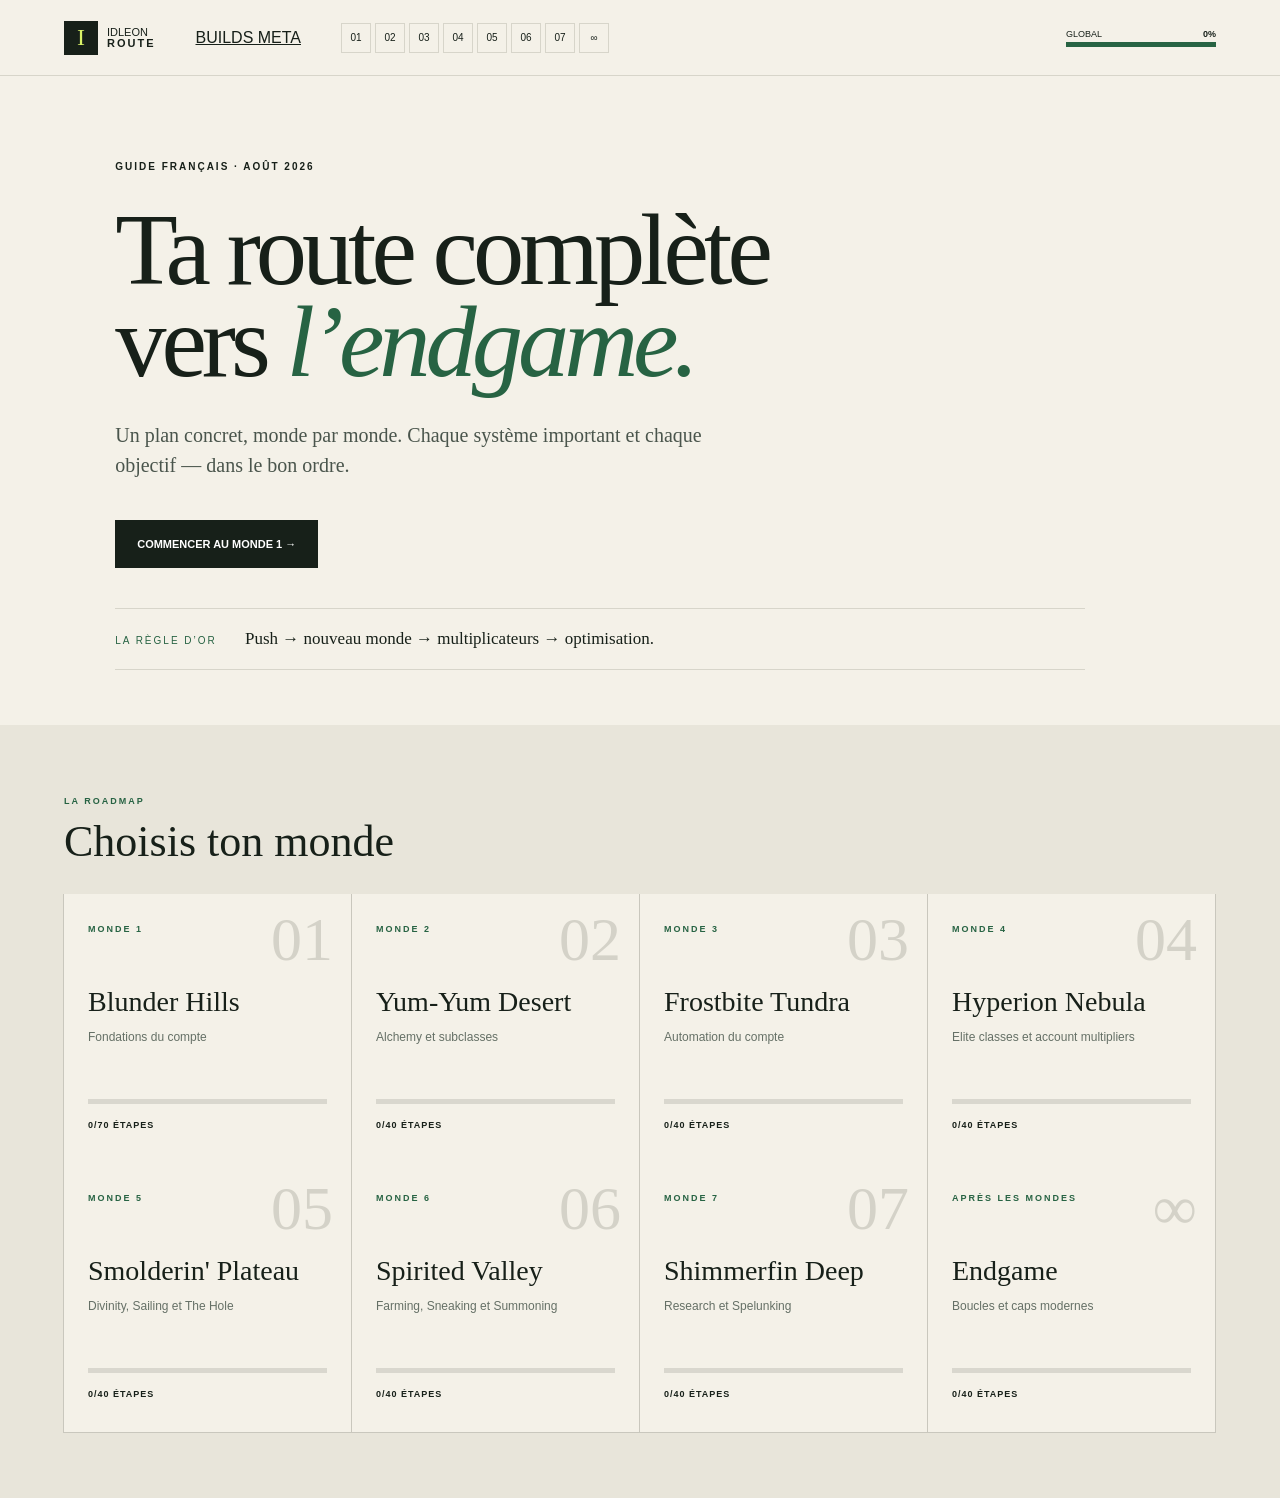
<file: index.html>
<!doctype html><html lang="fr"><head><meta charset="UTF-8"><meta name="viewport" content="width=device-width,initial-scale=1"><meta name="referrer" content="no-referrer"><meta http-equiv="Content-Security-Policy" content="default-src 'self'; img-src 'self'; style-src 'self'; script-src 'self'; connect-src 'none'; frame-src 'none'; object-src 'none'; base-uri 'none'; form-action 'none'"><title>IdleOn Route — Guide français W1 à Endgame</title><meta name="description" content="350 étapes détaillées du Monde 1 à l’Endgame, avec builds méta et progression sauvegardée localement."><meta property="og:title" content="IdleOn Route — Du Monde 1 à l’Endgame"><meta property="og:description" content="350 étapes détaillées, 8 parcours monde par monde, des builds méta et une progression sauvegardée."><meta property="og:image" content="og.png?v=350"><meta name="twitter:card" content="summary_large_image"><meta name="twitter:title" content="IdleOn Route — Du Monde 1 à l’Endgame"><meta name="twitter:description" content="350 étapes détaillées, 8 parcours monde par monde, des builds méta et une progression sauvegardée."><meta name="twitter:image" content="og.png?v=350"><link rel="icon" href="favicon.svg"><link rel="stylesheet" href="style.css"></head><body><div id="app"></div><noscript>Active JavaScript pour utiliser le guide et ses cases à cocher.</noscript><script src="app.js" defer></script></body></html>
</file>
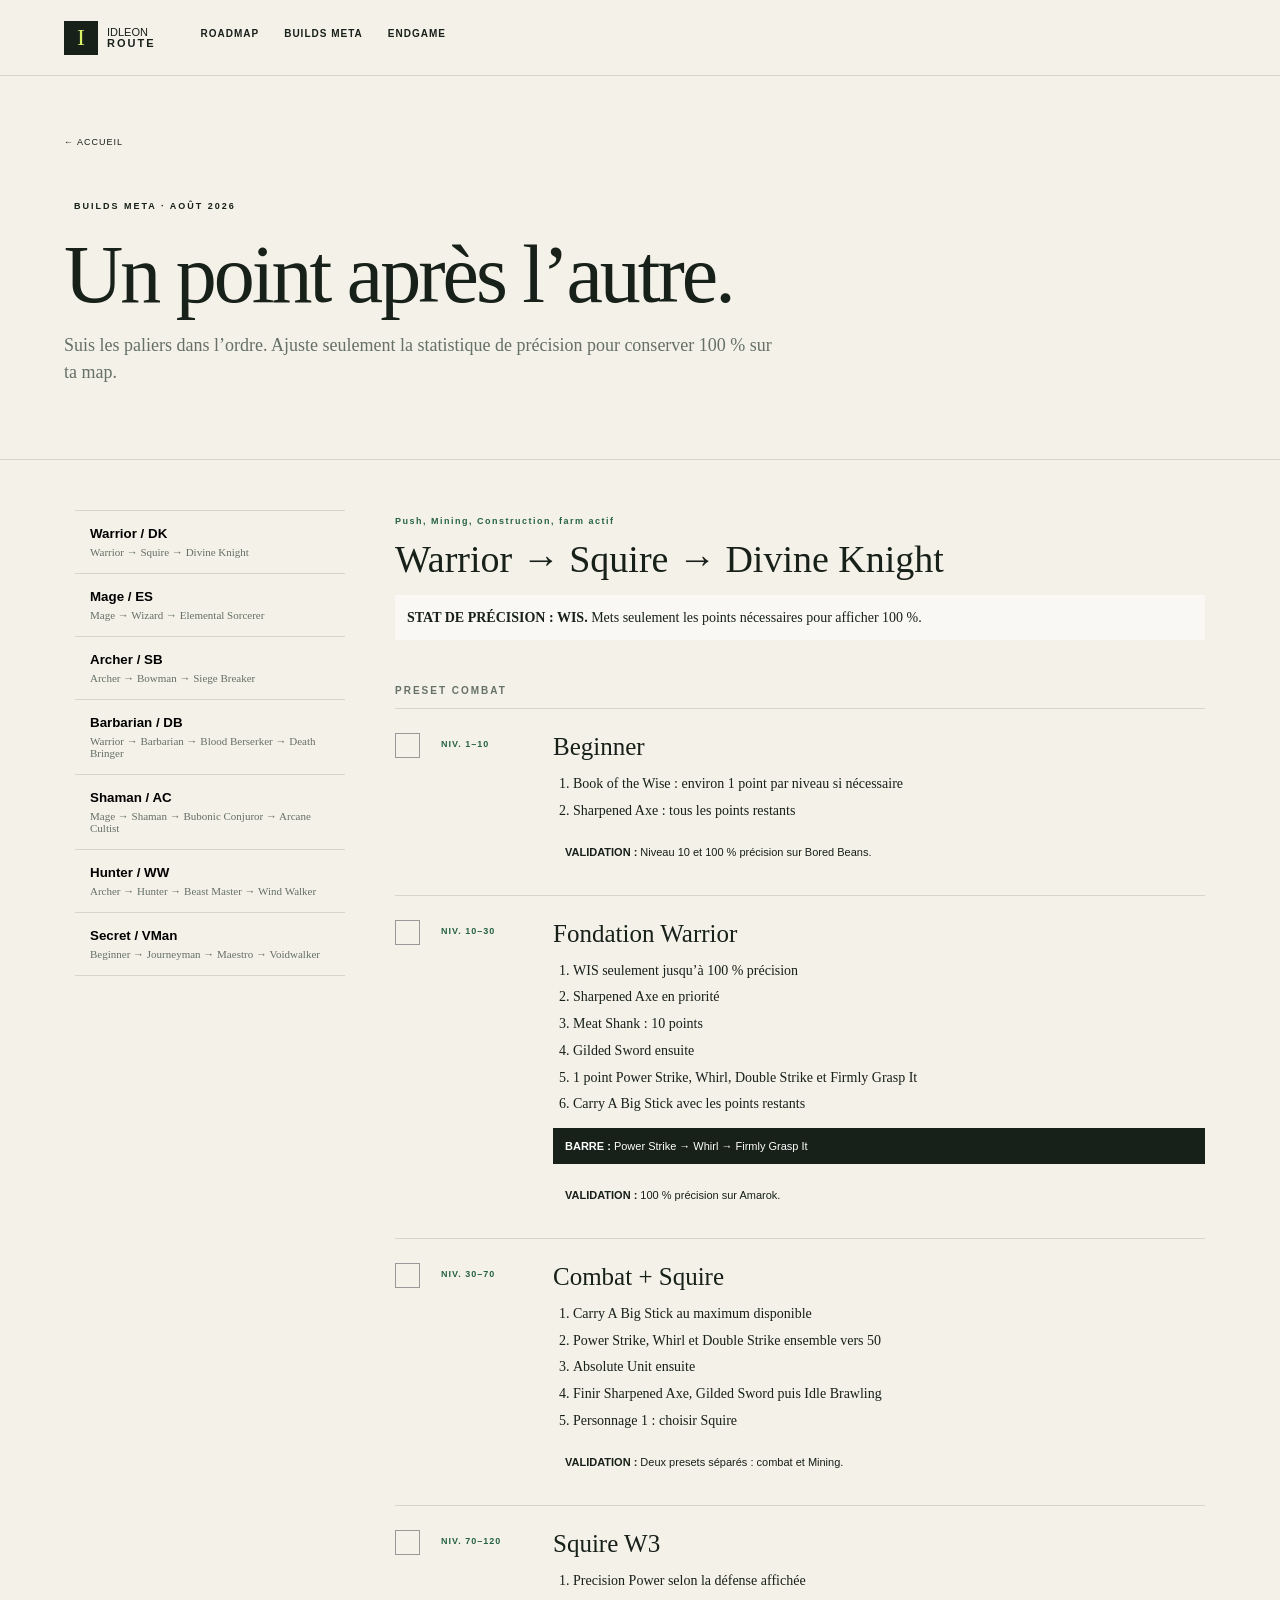
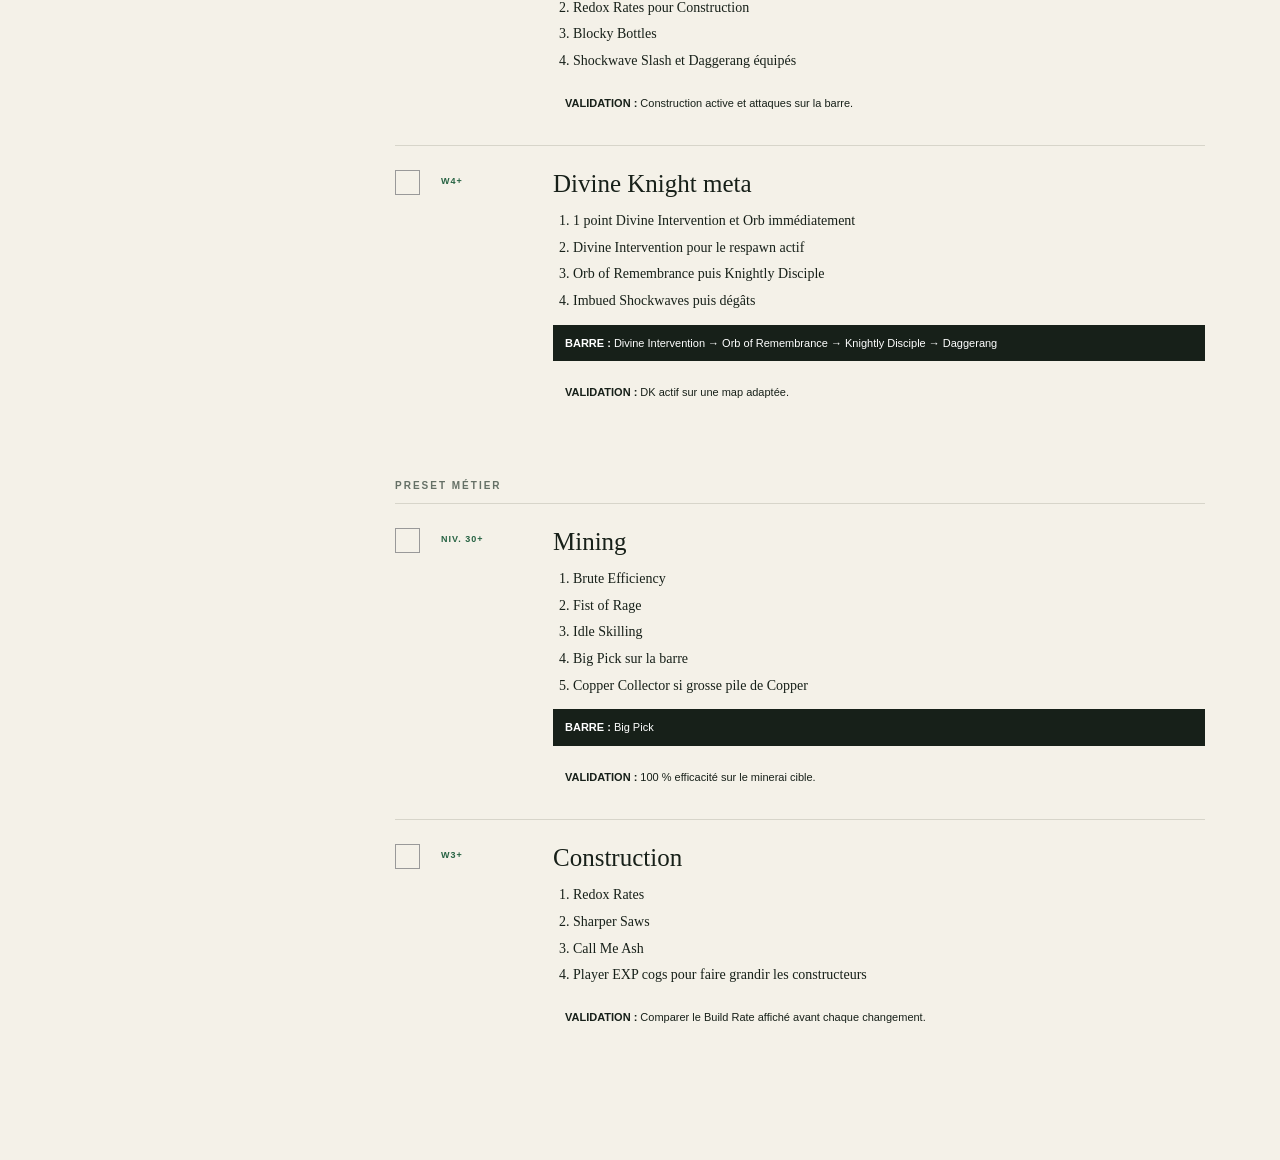
<file: builds.html>
<!doctype html><html lang="fr"><head><meta charset="UTF-8"><meta name="viewport" content="width=device-width,initial-scale=1"><meta name="referrer" content="no-referrer"><meta http-equiv="Content-Security-Policy" content="default-src 'self'; style-src 'self'; script-src 'self'; connect-src 'none'; frame-src 'none'; object-src 'none'; base-uri 'none'; form-action 'none'"><title>Builds Meta IdleOn — Progression par niveau</title><meta name="description" content="Builds IdleOn français, classe par classe et niveau par niveau."><link rel="icon" href="favicon.svg"><link rel="stylesheet" href="builds.css"></head><body><div id="buildApp"></div><noscript>Active JavaScript pour les cases à cocher.</noscript><script src="builds.js" defer></script></body></html>
</file>
<file: style.css>
:root{--ink:#172019;--paper:#f4f1e8;--muted:#657066;--line:#d7d5ca;--green:#276343;--lime:#d9f267}*{box-sizing:border-box}html{scroll-behavior:smooth}body{margin:0;background:var(--paper);color:var(--ink);font-family:Arial,sans-serif}a{color:inherit}header{height:76px;position:sticky;top:0;z-index:5;background:#f4f1e8f2;border-bottom:1px solid var(--line);display:flex;align-items:center;padding:0 5vw;gap:40px}.brand{display:flex;align-items:center;gap:9px;text-decoration:none;font-size:11px;line-height:1}.brand>b{width:34px;height:34px;display:grid;place-items:center;background:var(--ink);color:var(--lime);font:24px Georgia}.brand strong{letter-spacing:2px}nav{display:flex;gap:4px}nav a{width:30px;height:30px;display:grid;place-items:center;border:1px solid var(--line);font-size:10px;text-decoration:none}nav a.active{background:var(--a)}.global{margin-left:auto;display:grid;grid-template-columns:auto auto;gap:3px 12px;min-width:150px;font-size:9px}.global strong{text-align:right}.global i,.card i,.bar i{grid-column:1/-1;height:5px;background:#d9d7ce}.global em,.card em,.bar em{display:block;height:100%;background:var(--green)}.hero{padding:85px 9vw 55px;max-width:1200px}.eyebrow{font-size:10px;letter-spacing:2px;font-weight:bold}.hero h1{font:clamp(58px,8vw,105px)/.9 Georgia;margin:32px 0;letter-spacing:-5px}.hero h1 em{color:var(--green)}.hero>p{font:20px/1.5 Georgia;max-width:620px;color:#4a554c}.start{display:inline-block;background:var(--ink);color:white;text-decoration:none;padding:18px 22px;font-size:11px;font-weight:bold;margin:20px 0 40px}.rule{border-block:1px solid var(--line);padding:20px 0;font:17px Georgia}.rule b{font:10px Arial;color:var(--green);letter-spacing:2px;margin-right:24px}.road{padding:65px 5vw;background:#e8e5da}.road>small,.guideHero>small{font-size:9px;letter-spacing:2px;color:var(--green);font-weight:bold}.road>h2{font:44px Georgia;margin:8px 0 28px}.grid{max-width:1180px;display:grid;grid-template-columns:repeat(4,1fr)}.card{min-height:270px;padding:24px;border:1px solid #c9c7bd;margin:-1px 0 0 -1px;text-decoration:none;position:relative;background:var(--paper);border-top:5px solid var(--a)}.card>span{position:absolute;right:18px;top:10px;font:62px Georgia;color:#d4d2c8}.card small{font-size:9px;letter-spacing:2px;color:var(--green);font-weight:bold}.card h3{font:28px Georgia;margin:50px 0 5px}.card p{font-size:12px;color:var(--muted);min-height:35px}.card i{display:block;margin:34px 0 10px}.card em{background:var(--a)}.card>b{font-size:9px;letter-spacing:1px}.guideHero{padding:52px max(5vw,calc((100vw - 1060px)/2));background:linear-gradient(120deg,var(--paper) 70%,color-mix(in srgb,var(--world) 30%,var(--paper)));border-bottom:1px solid var(--line)}.guideHero>a{display:block;font-size:9px;letter-spacing:1px;text-decoration:none;margin-bottom:45px}.guideHero>small{background:var(--world);color:var(--ink);padding:7px}.guideHero h1{font:clamp(50px,7vw,82px)/1 Georgia;margin:18px 0 10px;letter-spacing:-3px}.guideHero>p{font:19px Georgia;max-width:700px}.bar{max-width:500px;margin-top:25px}.bar em{background:var(--world)}.bar b{font-size:9px;letter-spacing:1px}.gates{display:flex;gap:7px;flex-wrap:wrap;margin-top:22px}.gates span{border:1px solid #aaa;padding:7px 9px;font-size:9px}.content{max-width:850px;margin:auto;padding:45px 22px 100px}.filters{display:flex;gap:6px;border-bottom:1px solid var(--line);padding-bottom:22px}.filters input{flex:1;border:0;border-bottom:1px solid #999;background:transparent;padding:10px;outline:0}.filters button{border:1px solid var(--line);background:transparent;font-size:8px;font-weight:bold}.filters button.sel{background:var(--ink);color:white}.phase>h2{font-size:9px;letter-spacing:2px;color:var(--muted);margin:50px 0 15px}.step{display:grid;grid-template-columns:40px 1fr;gap:7px;border-top:1px solid var(--line);padding:24px 0}.step:last-child{border-bottom:1px solid var(--line)}.check{width:25px;height:25px;border:1px solid #999;background:transparent;cursor:pointer}.done .check{background:var(--world);border-color:var(--world)}.done h3,.done p{opacity:.45}.done h3{text-decoration:line-through}.step small{font-size:8px;letter-spacing:1px;color:var(--muted)}.step h3{font:26px Georgia;margin:6px 0 10px}.step p{font:15px/1.6 Georgia;color:#465048;margin:0}.step aside{border-left:3px solid var(--world);background:#fff8;padding:9px 12px;margin-top:14px;font-size:11px;color:var(--muted)}.step aside b{font-size:8px;letter-spacing:1px;color:var(--ink)}@media(max-width:800px){nav{display:none}.grid{grid-template-columns:repeat(2,1fr)}.hero{padding:55px 6vw}.hero h1{letter-spacing:-3px}.filters{flex-wrap:wrap}.filters input{width:100%;flex-basis:100%}}@media(max-width:500px){.grid{grid-template-columns:1fr}.global{min-width:105px}.hero h1{font-size:52px}.guideHero{padding:35px 20px}.road{padding:45px 18px}}.character{margin:8px 0 12px;font-size:9px;letter-spacing:1px;color:var(--muted)}.guided{display:flex;gap:16px;align-items:center;margin-top:24px;padding:14px 16px;border-left:4px solid var(--world);background:#fff8}.guided b{font-size:9px;letter-spacing:1.4px;white-space:nowrap}.guided span{font:13px/1.45 Georgia;color:var(--muted)}.details{display:grid;grid-template-columns:repeat(2,minmax(0,1fr));gap:8px;margin-top:16px}.detail{border:1px solid var(--line);background:#fff7;padding:12px}.detail>b{font-size:8px;letter-spacing:1.3px;color:var(--green)}.detail ul{padding-left:17px;margin:8px 0 0}.detail li{font:12px/1.45 Georgia;margin:4px 0;color:#465048}@media(max-width:600px){.details{grid-template-columns:1fr}}
</file>
<file: builds.css>
:root{--ink:#172019;--paper:#f4f1e8;--muted:#657066;--line:#d7d5ca;--green:#276343;--lime:#d9f267}*{box-sizing:border-box}body{margin:0;background:var(--paper);color:var(--ink);font-family:Arial,sans-serif}a{color:inherit}header{height:76px;position:sticky;top:0;z-index:5;background:#f4f1e8f2;border-bottom:1px solid var(--line);display:flex;align-items:center;padding:0 5vw;gap:45px}.brand{display:flex;align-items:center;gap:9px;text-decoration:none;font-size:11px;line-height:1}.brand>b{width:34px;height:34px;display:grid;place-items:center;background:var(--ink);color:var(--lime);font:24px Georgia}.brand strong{letter-spacing:2px}nav{display:flex;gap:25px}nav a{text-decoration:none;font-size:10px;letter-spacing:1px;font-weight:bold}nav a.active{border-bottom:3px solid var(--world);padding-bottom:8px}.hero{padding:55px max(5vw,calc((100vw - 1180px)/2));background:linear-gradient(120deg,var(--paper) 68%,color-mix(in srgb,var(--world) 28%,var(--paper)));border-bottom:1px solid var(--line)}.hero>a{font-size:9px;letter-spacing:1px;text-decoration:none}.hero>span{display:block;width:max-content;margin-top:45px;padding:7px 10px;background:var(--world);font-size:9px;font-weight:bold;letter-spacing:2px}.hero h1{font:clamp(50px,7vw,82px)/.95 Georgia;margin:18px 0 12px;letter-spacing:-3px}.hero p{font:18px/1.5 Georgia;max-width:720px;color:var(--muted)}.layout{display:grid;grid-template-columns:270px minmax(0,820px);gap:50px;max-width:1180px;margin:auto;padding:50px 25px 100px}.tabs{display:flex;flex-direction:column;position:sticky;top:105px;height:max-content}.tabs button{text-align:left;border:0;border-top:1px solid var(--line);background:transparent;padding:15px;cursor:pointer}.tabs button:last-child{border-bottom:1px solid var(--line)}.tabs button.active{background:color-mix(in srgb,var(--b) 22%,white);border-left:5px solid var(--b)}.tabs b,.tabs small{display:block}.tabs small{margin-top:5px;color:var(--muted);font:11px Georgia}.title>span{font-size:9px;letter-spacing:1.5px;color:var(--green);font-weight:bold}.title h2{font:38px Georgia;margin:9px 0}.title p{border-left:4px solid var(--world);padding:12px;background:#fff8;font:14px/1.5 Georgia}.section>h3{font-size:10px;letter-spacing:2px;margin:45px 0 12px;color:var(--muted)}.stage{display:grid;grid-template-columns:34px 100px 1fr;gap:12px;padding:24px 0;border-top:1px solid var(--line)}.check{width:25px;height:25px;border:1px solid #999;background:transparent;cursor:pointer}.completed .check{background:var(--world);border-color:var(--world)}.completed h4,.completed ol{opacity:.48}.range{font-size:9px;font-weight:bold;letter-spacing:1px;color:var(--green);padding-top:6px}.stage h4{font:25px Georgia;margin:0 0 12px}.stage ol{margin:0;padding-left:20px}.stage li{font:14px/1.55 Georgia;margin:5px 0}.bar,.target{font-size:11px;line-height:1.5;padding:10px 12px;margin:13px 0 0}.bar{background:var(--ink);color:white}.target{background:color-mix(in srgb,var(--world) 15%,white);border-left:3px solid var(--world)}@media(max-width:800px){nav{gap:10px}.layout{grid-template-columns:1fr}.tabs{position:static;display:grid;grid-template-columns:repeat(2,1fr)}.stage{grid-template-columns:34px 1fr}.stage .range{grid-column:2}.hero{padding:35px 20px}}@media(max-width:500px){header{padding:0 15px;gap:18px}nav a:first-child,nav a:last-child{display:none}.tabs{grid-template-columns:1fr}.hero h1{letter-spacing:-2px}}
</file>
